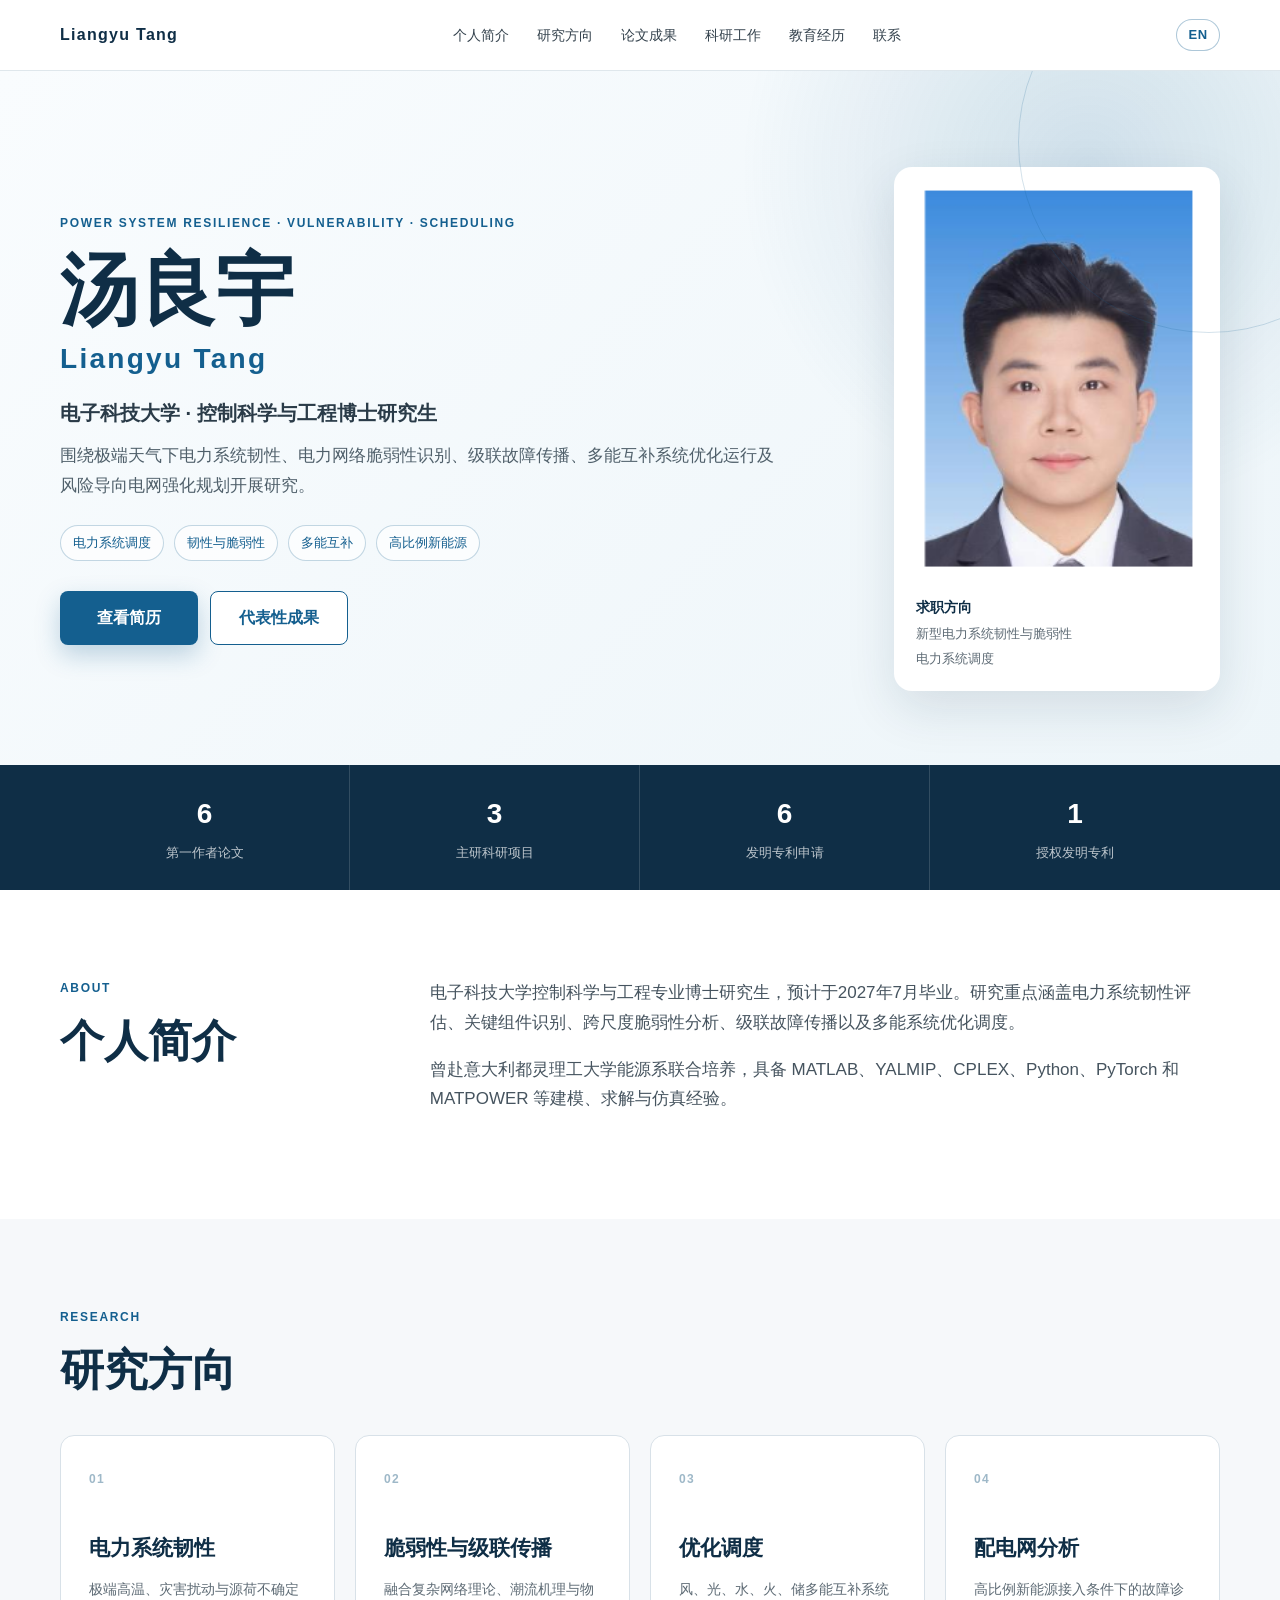
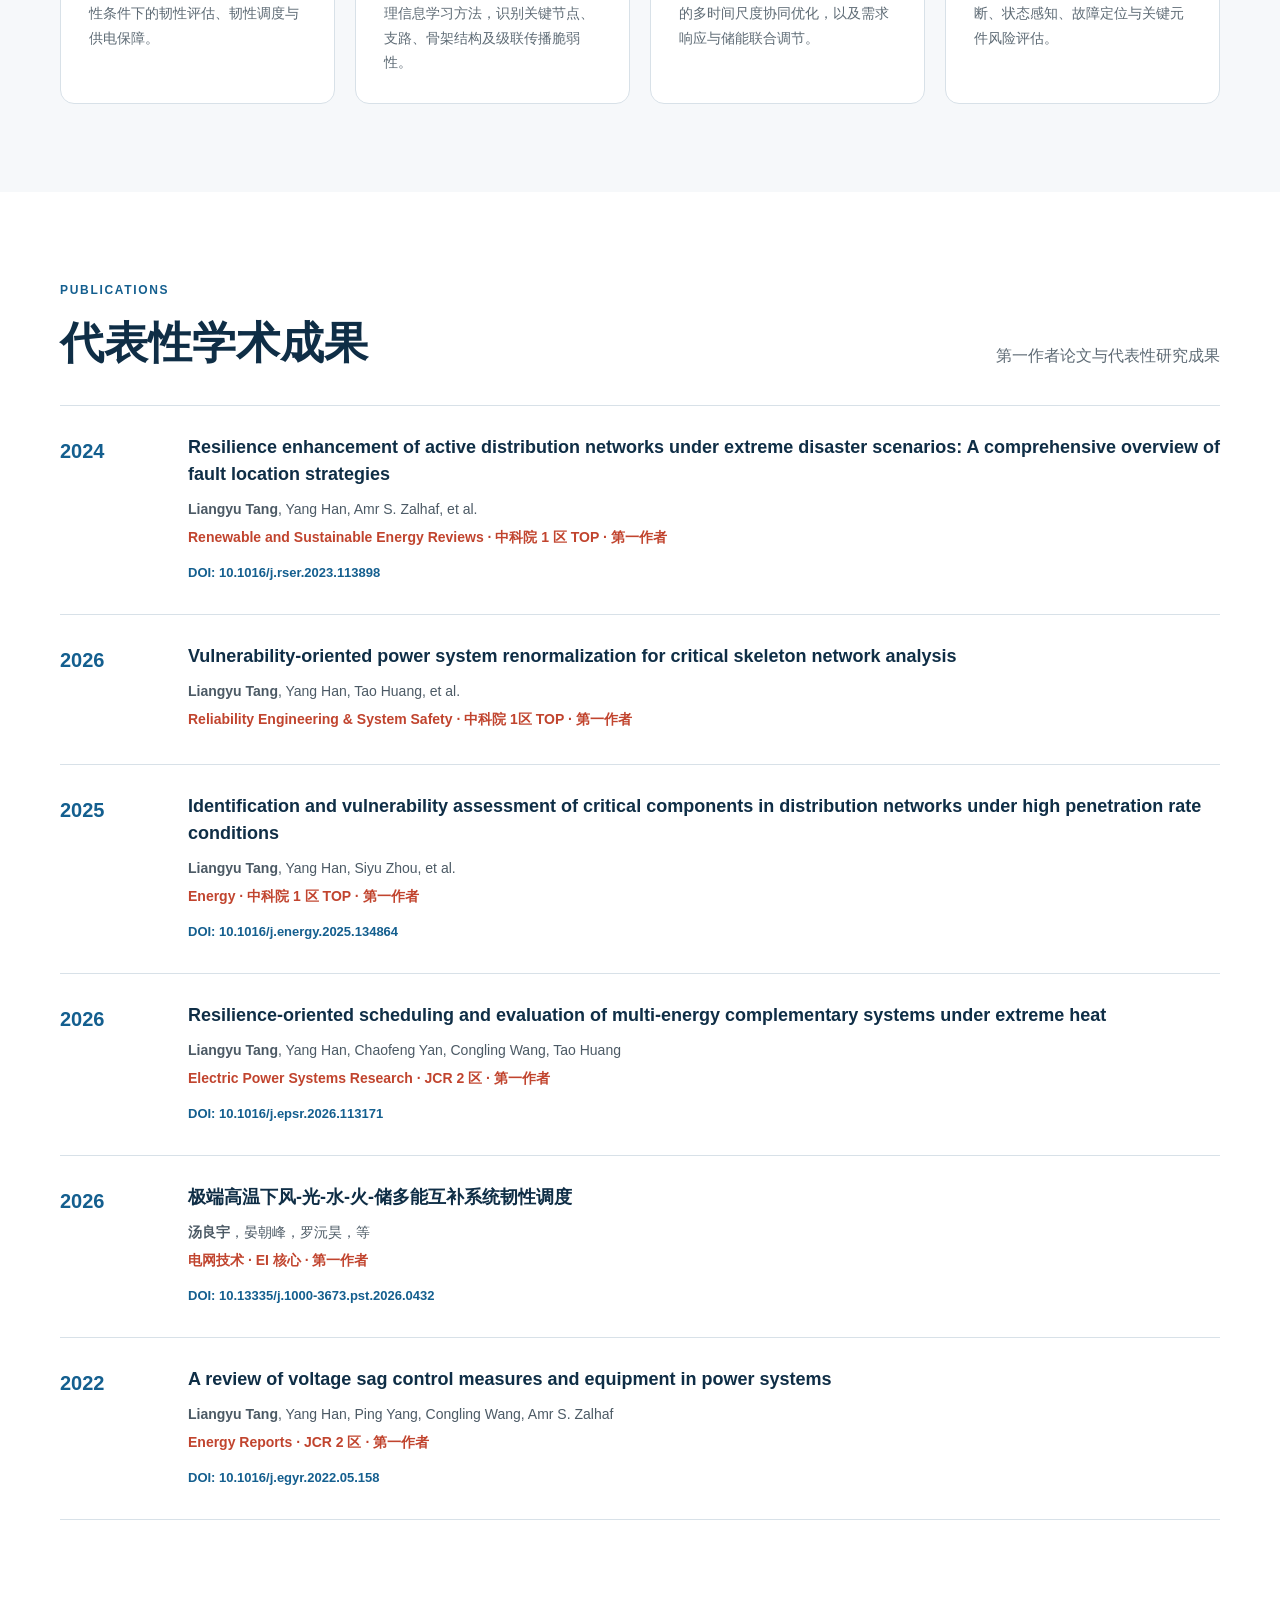
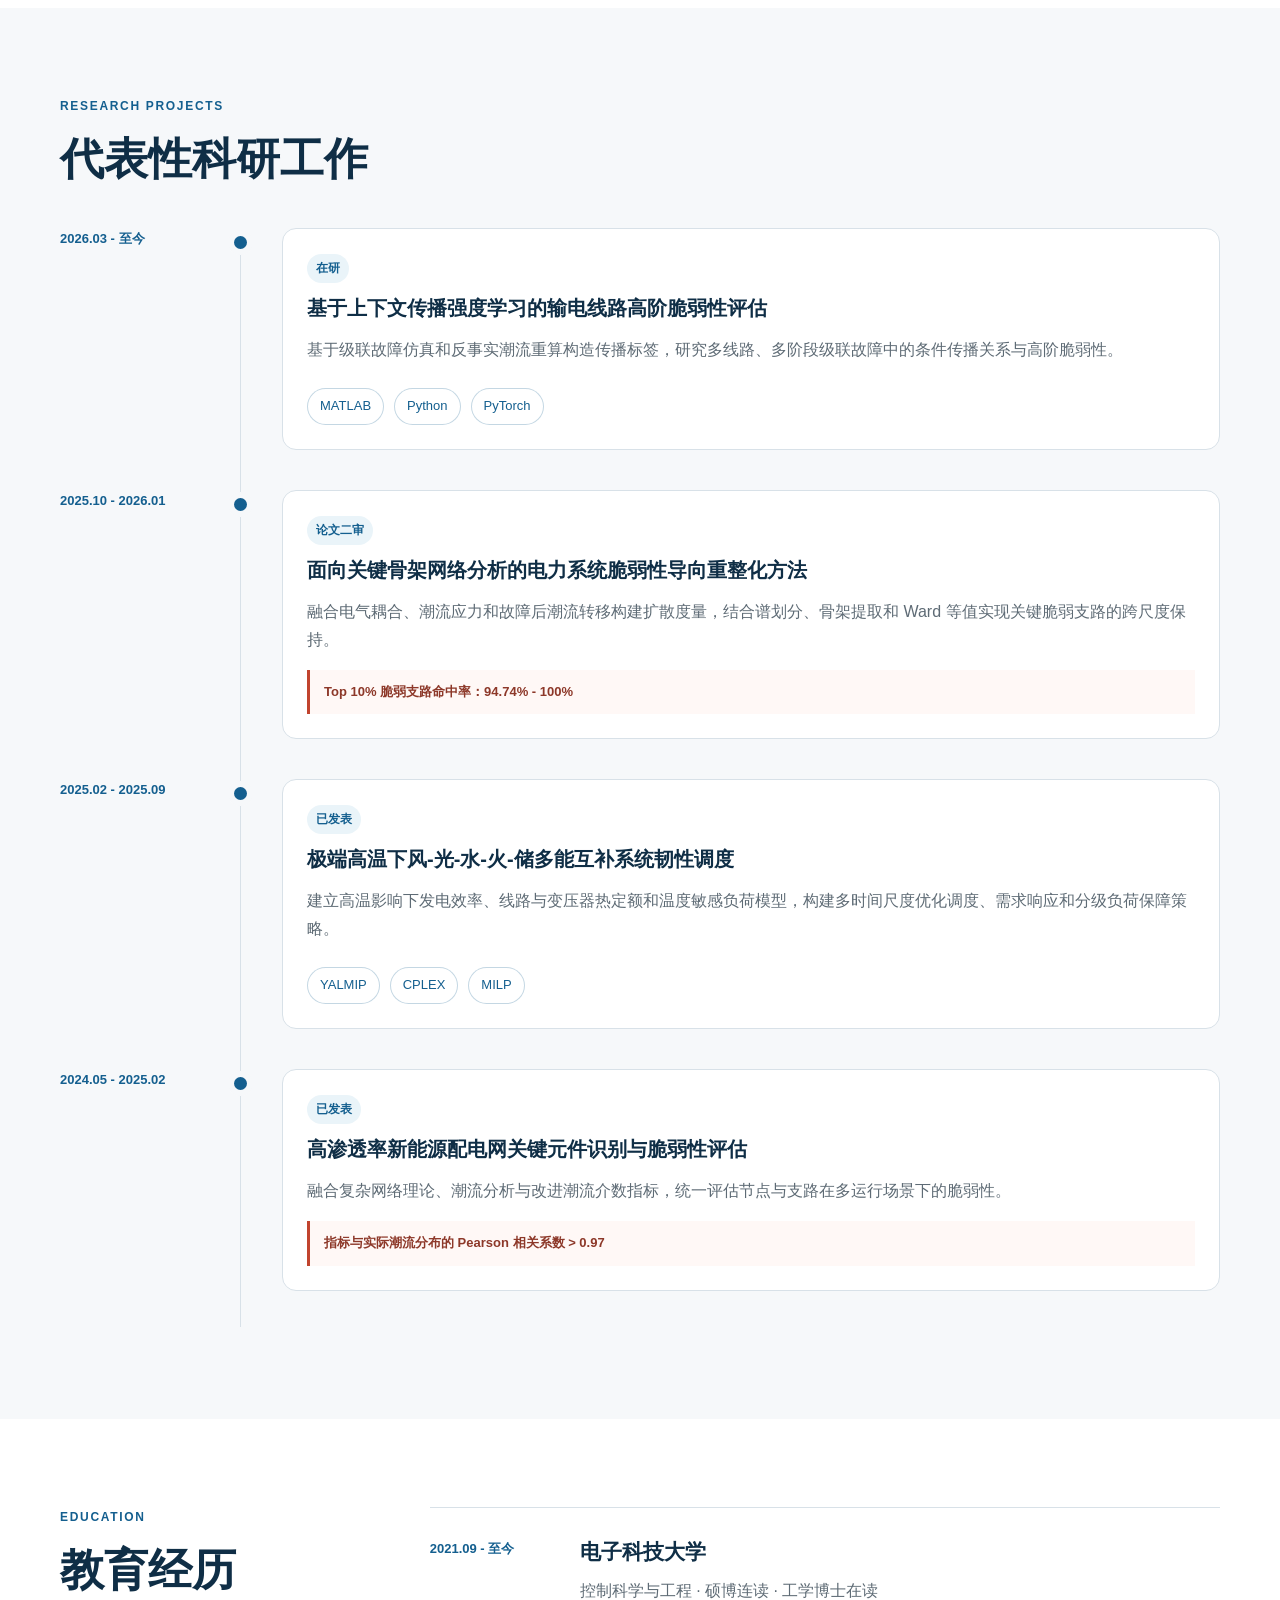
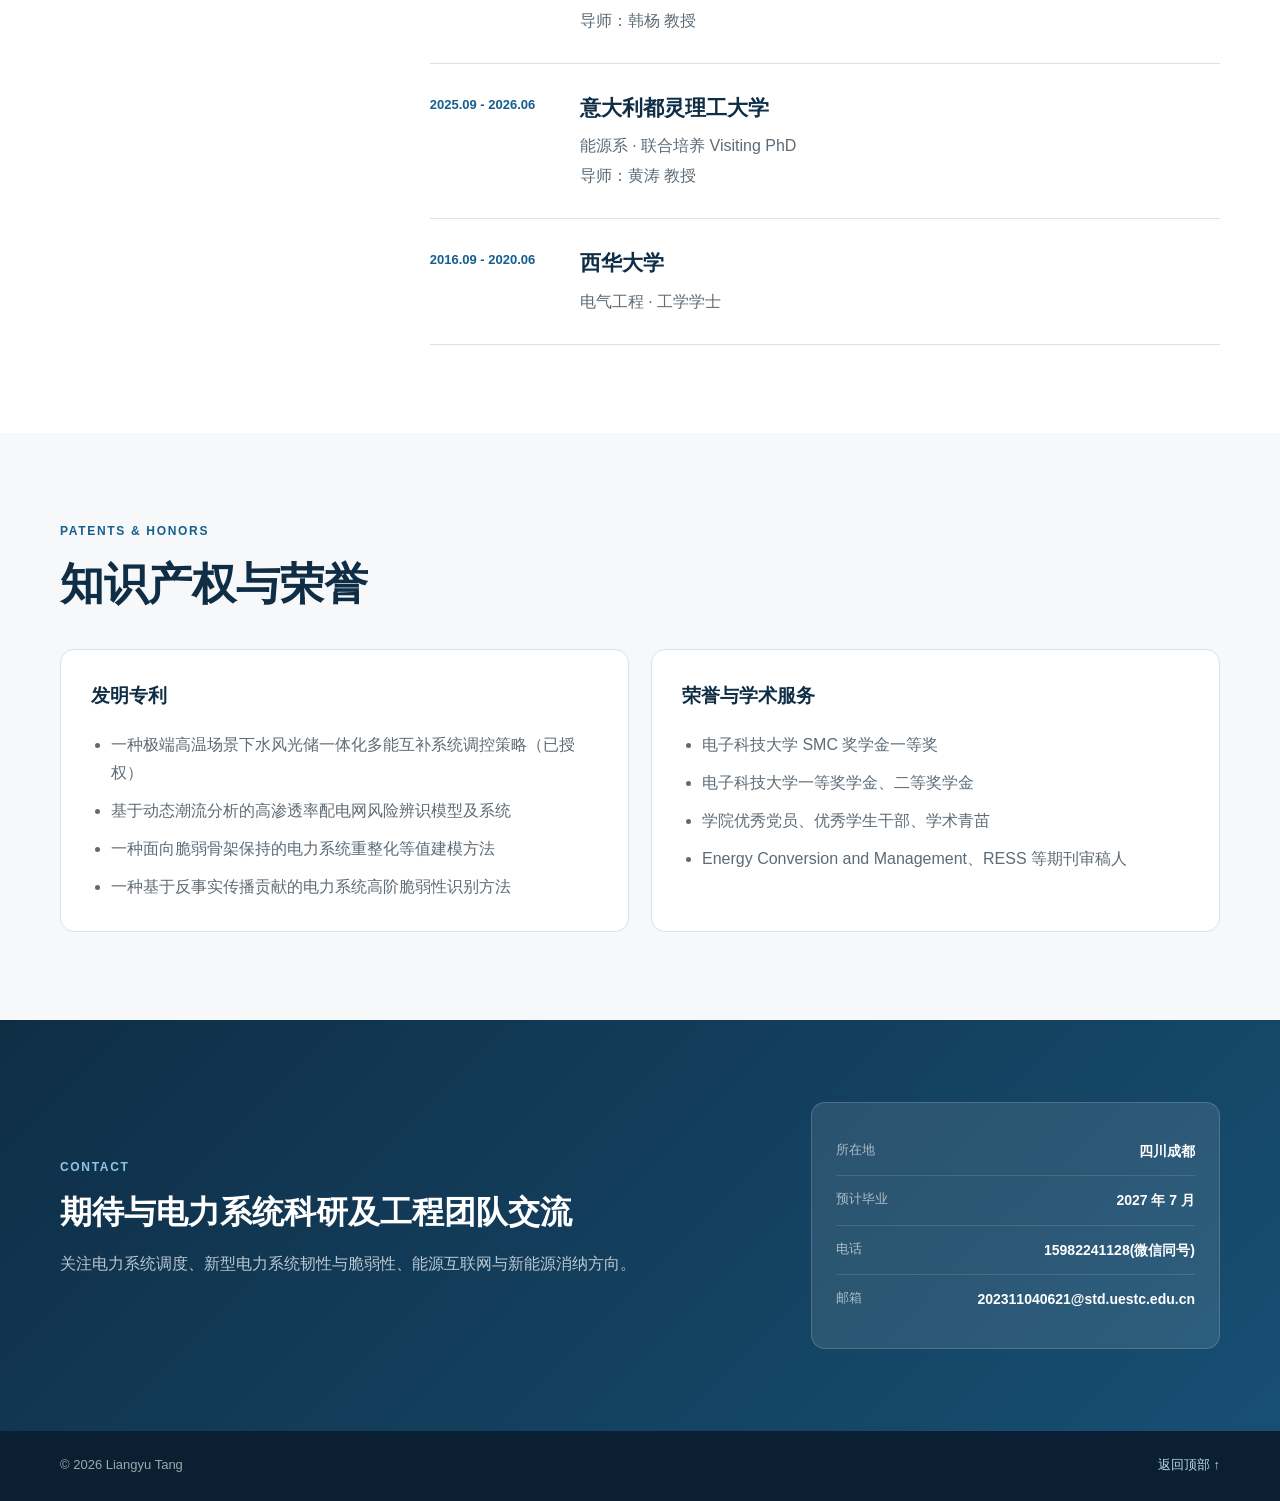
<file: index.html>
<!DOCTYPE html>

<html lang="zh-CN">
<head>
<meta charset="utf-8"/>
<meta content="width=device-width, initial-scale=1.0" name="viewport"/>
<meta content="汤良宇，电子科技大学控制科学与工程博士研究生，研究方向包括新型电力系统韧性与脆弱性分析、电力系统调度、级联故障传播和风险导向强化规划。" name="description"/>
<meta content="汤良宇, 电力系统, 脆弱性, 韧性, 多能互补, 优化调度, 电子科技大学" name="keywords"/>
<meta content="汤良宇" name="author"/>
<meta content="汤良宇 | 电力系统韧性与脆弱性研究" property="og:title"/>
<meta content="电子科技大学博士研究生个人学术主页" property="og:description"/>
<meta content="website" property="og:type"/>
<title>汤良宇 | 个人学术主页</title>
<link href="styles.css" rel="stylesheet"/>
<style>
    .contact-section h2 {
      font-size: 32px;
      line-height: 1.3;
    }
  </style>
<link href="index.html" hreflang="zh-CN" rel="alternate"/><link href="index-en.html" hreflang="en" rel="alternate"/></head>
<body>
<header class="site-header" id="top">
<div class="container nav-wrap">
<a class="brand" href="#top">Liangyu Tang</a>
<nav aria-label="主导航" class="desktop-nav">
<a href="#about">个人简介</a>
<a href="#research">研究方向</a>
<a href="#publications">论文成果</a>
<a href="#projects">科研工作</a>
<a href="#education">教育经历</a>
<a href="#contact">联系</a>
</nav>

<div class="nav-tools"><a aria-label="Switch to English" class="language-switch" href="index-en.html">EN</a><button aria-expanded="false" aria-label="展开导航" class="menu-button">☰</button></div></div>
<nav aria-label="移动端导航" class="mobile-nav">
<a href="#about">个人简介</a>
<a href="#research">研究方向</a>
<a href="#publications">论文成果</a>
<a href="#projects">科研工作</a>
<a href="#education">教育经历</a>
<a href="#contact">联系</a>
</nav>
</header>
<main>
<section class="hero">
<div class="container hero-grid">
<div class="hero-copy">
<p class="eyebrow">POWER SYSTEM RESILIENCE · VULNERABILITY · SCHEDULING</p>
<h1>汤良宇 <span>Liangyu Tang</span></h1>
<p class="hero-role">电子科技大学 · 控制科学与工程博士研究生</p>
<p class="hero-intro">
            围绕极端天气下电力系统韧性、电力网络脆弱性识别、级联故障传播、多能互补系统优化运行及风险导向电网强化规划开展研究。
          </p>
<div aria-label="研究关键词" class="tag-list">
<span>电力系统调度</span>
<span>韧性与脆弱性</span>
<span>多能互补</span>
<span>高比例新能源</span>
</div>
<div class="hero-actions">
<a class="button primary" href="assets/Liangyu_Tang_CV_CN.pdf" rel="noopener" target="_blank">查看简历</a>
<a class="button secondary" href="#publications">代表性成果</a>
</div>
</div>
<div class="portrait-panel">
<img alt="汤良宇证件照" src="assets/profile.png"/>
<div class="portrait-caption">
<strong>求职方向</strong>
<span>新型电力系统韧性与脆弱性</span>
<span>电力系统调度</span>
</div>
</div>
</div>
</section>
<section aria-label="个人概况" class="stats">
<div class="container stats-grid">
<div><strong>6</strong><span>第一作者论文</span></div>
<div><strong>3</strong><span>主研科研项目</span></div>
<div><strong>6</strong><span>发明专利申请</span></div>
<div><strong>1</strong><span>授权发明专利</span></div>
</div>
</section>
<section class="section" id="about">
<div class="container two-column">
<div>
<p class="section-kicker">ABOUT</p>
<h2>个人简介</h2>
</div>
<div class="body-copy">
<p>
            电子科技大学控制科学与工程专业博士研究生，预计于2027年7月毕业。研究重点涵盖电力系统韧性评估、关键组件识别、跨尺度脆弱性分析、级联故障传播以及多能系统优化调度。
          </p>
<p>
            曾赴意大利都灵理工大学能源系联合培养，具备 MATLAB、YALMIP、CPLEX、Python、PyTorch 和 MATPOWER 等建模、求解与仿真经验。
          </p>
</div>
</div>
</section>
<section class="section muted" id="research">
<div class="container">
<p class="section-kicker">RESEARCH</p>
<h2>研究方向</h2>
<div class="card-grid four">
<article class="info-card">
<span class="card-number">01</span>
<h3>电力系统韧性</h3>
<p>极端高温、灾害扰动与源荷不确定性条件下的韧性评估、韧性调度与供电保障。</p>
</article>
<article class="info-card">
<span class="card-number">02</span>
<h3>脆弱性与级联传播</h3>
<p>融合复杂网络理论、潮流机理与物理信息学习方法，识别关键节点、支路、骨架结构及级联传播脆弱性。</p>
</article>
<article class="info-card">
<span class="card-number">03</span>
<h3>优化调度</h3>
<p>风、光、水、火、储多能互补系统的多时间尺度协同优化，以及需求响应与储能联合调节。</p>
</article>
<article class="info-card">
<span class="card-number">04</span>
<h3>配电网分析</h3>
<p>高比例新能源接入条件下的故障诊断、状态感知、故障定位与关键元件风险评估。</p>
</article>
</div>
</div>
</section>
<section class="section" id="publications">
<div class="container">
<div class="section-heading-row">
<div>
<p class="section-kicker">PUBLICATIONS</p>
<h2>代表性学术成果</h2>
</div>
<p>第一作者论文与代表性研究成果</p>
</div>
<ol class="publication-list">
<li>
<div class="pub-year">2024</div>
<div>
<h3>Resilience enhancement of active distribution networks under extreme disaster scenarios: A comprehensive overview of fault location strategies</h3>
<p><strong>Liangyu Tang</strong>, Yang Han, Amr S. Zalhaf, et al.</p>
<p class="pub-meta">Renewable and Sustainable Energy Reviews · 中科院 1 区 TOP · 第一作者</p>
<a href="https://doi.org/10.1016/j.rser.2023.113898" rel="noopener noreferrer" target="_blank">
              DOI: 10.1016/j.rser.2023.113898
            </a>
</div>
</li>

<li>
<div class="pub-year">2026</div>
<div>
<h3>Vulnerability-oriented power system renormalization for critical skeleton network analysis</h3>
<p><strong>Liangyu Tang</strong>, Yang Han, Tao Huang, et al.</p>
<p class="pub-meta">Reliability Engineering &amp; System Safety · 中科院 1区 TOP · 第一作者</p>
</div>
</li>

<li>
<div class="pub-year">2025</div>
<div>
<h3>Identification and vulnerability assessment of critical components in distribution networks under high penetration rate conditions</h3>
<p><strong>Liangyu Tang</strong>, Yang Han, Siyu Zhou, et al.</p>
<p class="pub-meta">Energy · 中科院 1 区 TOP · 第一作者</p>
<a href="https://doi.org/10.1016/j.energy.2025.134864" rel="noopener noreferrer" target="_blank">
              DOI: 10.1016/j.energy.2025.134864
            </a>
</div>
</li>
<li>
<div class="pub-year">2026</div>
<div>
<h3>Resilience-oriented scheduling and evaluation of multi-energy complementary systems under extreme heat</h3>
<p><strong>Liangyu Tang</strong>, Yang Han, Chaofeng Yan, Congling Wang, Tao Huang</p>
<p class="pub-meta">Electric Power Systems Research · JCR 2 区 · 第一作者</p>
<a href="https://doi.org/10.1016/j.epsr.2026.113171" rel="noopener noreferrer" target="_blank">
              DOI: 10.1016/j.epsr.2026.113171
            </a>
</div>
</li>
<li>
<div class="pub-year">2026</div>
<div>
<h3>极端高温下风-光-水-火-储多能互补系统韧性调度</h3>
<p><strong>汤良宇</strong>，晏朝峰，罗沅昊，等</p>
<p class="pub-meta">电网技术 · EI 核心 · 第一作者</p>
<a href="https://doi.org/10.13335/j.1000-3673.pst.2026.0432" rel="noopener noreferrer" target="_blank">
              DOI: 10.13335/j.1000-3673.pst.2026.0432
            </a>
</div>
</li>
<li>
<div class="pub-year">2022</div>
<div>
<h3>A review of voltage sag control measures and equipment in power systems</h3>
<p><strong>Liangyu Tang</strong>, Yang Han, Ping Yang, Congling Wang, Amr S. Zalhaf</p>
<p class="pub-meta">Energy Reports · JCR 2 区 · 第一作者</p>
<a href="https://doi.org/10.1016/j.egyr.2022.05.158" rel="noopener noreferrer" target="_blank">
              DOI: 10.1016/j.egyr.2022.05.158
            </a>
</div>
</li>
</ol>
</div>
</section>
<section class="section muted" id="projects">
<div class="container">
<p class="section-kicker">RESEARCH PROJECTS</p>
<h2>代表性科研工作</h2>
<div class="timeline">
<article class="timeline-item">
<div class="timeline-date">2026.03 - 至今</div>
<div class="timeline-content">
<span class="status">在研</span>
<h3>基于上下文传播强度学习的输电线路高阶脆弱性评估</h3>
<p>基于级联故障仿真和反事实潮流重算构造传播标签，研究多线路、多阶段级联故障中的条件传播关系与高阶脆弱性。</p>
<div class="tech-list"><span>MATLAB</span><span>Python</span><span>PyTorch</span></div>
</div>
</article>
<article class="timeline-item">
<div class="timeline-date">2025.10 - 2026.01</div>
<div class="timeline-content">
<span class="status">论文二审</span>
<h3>面向关键骨架网络分析的电力系统脆弱性导向重整化方法</h3>
<p>融合电气耦合、潮流应力和故障后潮流转移构建扩散度量，结合谱划分、骨架提取和 Ward 等值实现关键脆弱支路的跨尺度保持。</p>
<div class="result-note">Top 10% 脆弱支路命中率：94.74% - 100%</div>
</div>
</article>
<article class="timeline-item">
<div class="timeline-date">2025.02 - 2025.09</div>
<div class="timeline-content">
<span class="status">已发表</span>
<h3>极端高温下风-光-水-火-储多能互补系统韧性调度</h3>
<p>建立高温影响下发电效率、线路与变压器热定额和温度敏感负荷模型，构建多时间尺度优化调度、需求响应和分级负荷保障策略。</p>
<div class="tech-list"><span>YALMIP</span><span>CPLEX</span><span>MILP</span></div>
</div>
</article>
<article class="timeline-item">
<div class="timeline-date">2024.05 - 2025.02</div>
<div class="timeline-content">
<span class="status">已发表</span>
<h3>高渗透率新能源配电网关键元件识别与脆弱性评估</h3>
<p>融合复杂网络理论、潮流分析与改进潮流介数指标，统一评估节点与支路在多运行场景下的脆弱性。</p>
<div class="result-note">指标与实际潮流分布的 Pearson 相关系数 &gt; 0.97</div>
</div>
</article>
</div>
</div>
</section>
<section class="section" id="education">
<div class="container two-column">
<div>
<p class="section-kicker">EDUCATION</p>
<h2>教育经历</h2>
</div>
<div class="education-list">
<article>
<div class="edu-date">2021.09 - 至今</div>
<h3>电子科技大学</h3>
<p>控制科学与工程 · 硕博连读 · 工学博士在读</p>
<p>导师：韩杨 教授</p>
</article>
<article>
<div class="edu-date">2025.09 - 2026.06</div>
<h3>意大利都灵理工大学</h3>
<p>能源系 · 联合培养 Visiting PhD</p>
<p>导师：黄涛 教授</p>
</article>
<article>
<div class="edu-date">2016.09 - 2020.06</div>
<h3>西华大学</h3>
<p>电气工程 · 工学学士</p>
</article>
</div>
</div>
</section>
<section class="section muted" id="patents">
<div class="container">
<p class="section-kicker">PATENTS &amp; HONORS</p>
<h2>知识产权与荣誉</h2>
<div class="split-cards">
<article class="large-card">
<h3>发明专利</h3>
<ul>
<li>一种极端高温场景下水风光储一体化多能互补系统调控策略（已授权）</li>
<li>基于动态潮流分析的高渗透率配电网风险辨识模型及系统</li>
<li>一种面向脆弱骨架保持的电力系统重整化等值建模方法</li>
<li>一种基于反事实传播贡献的电力系统高阶脆弱性识别方法</li>
</ul>
</article>
<article class="large-card">
<h3>荣誉与学术服务</h3>
<ul>
<li>电子科技大学 SMC 奖学金一等奖</li>
<li>电子科技大学一等奖学金、二等奖学金</li>
<li>学院优秀党员、优秀学生干部、学术青苗</li>
<li>Energy Conversion and Management、RESS 等期刊审稿人</li>
</ul>
</article>
</div>
</div>
</section>
<section class="contact-section" id="contact">
<div class="container contact-grid">
<div>
<p class="section-kicker light">CONTACT</p>
<h2>期待与电力系统科研及工程团队交流</h2>
<p>关注电力系统调度、新型电力系统韧性与脆弱性、能源互联网与新能源消纳方向。</p>
</div>
<div class="contact-card">
<div><span>所在地</span><strong>四川成都</strong></div>
<div><span>预计毕业</span><strong>2027 年 7 月</strong></div>
<div><span>电话</span><strong>15982241128(微信同号)</strong></div>
<div><span>邮箱</span><strong>202311040621@std.uestc.edu.cn</strong></div>
</div>
</div>
</section>
</main>
<footer>
<div class="container footer-wrap">
<span>© <span id="year"></span> Liangyu Tang</span>
<a href="#top">返回顶部 ↑</a>
</div>
</footer>
<script src="script.js"></script>
</body>
</html>
</file>
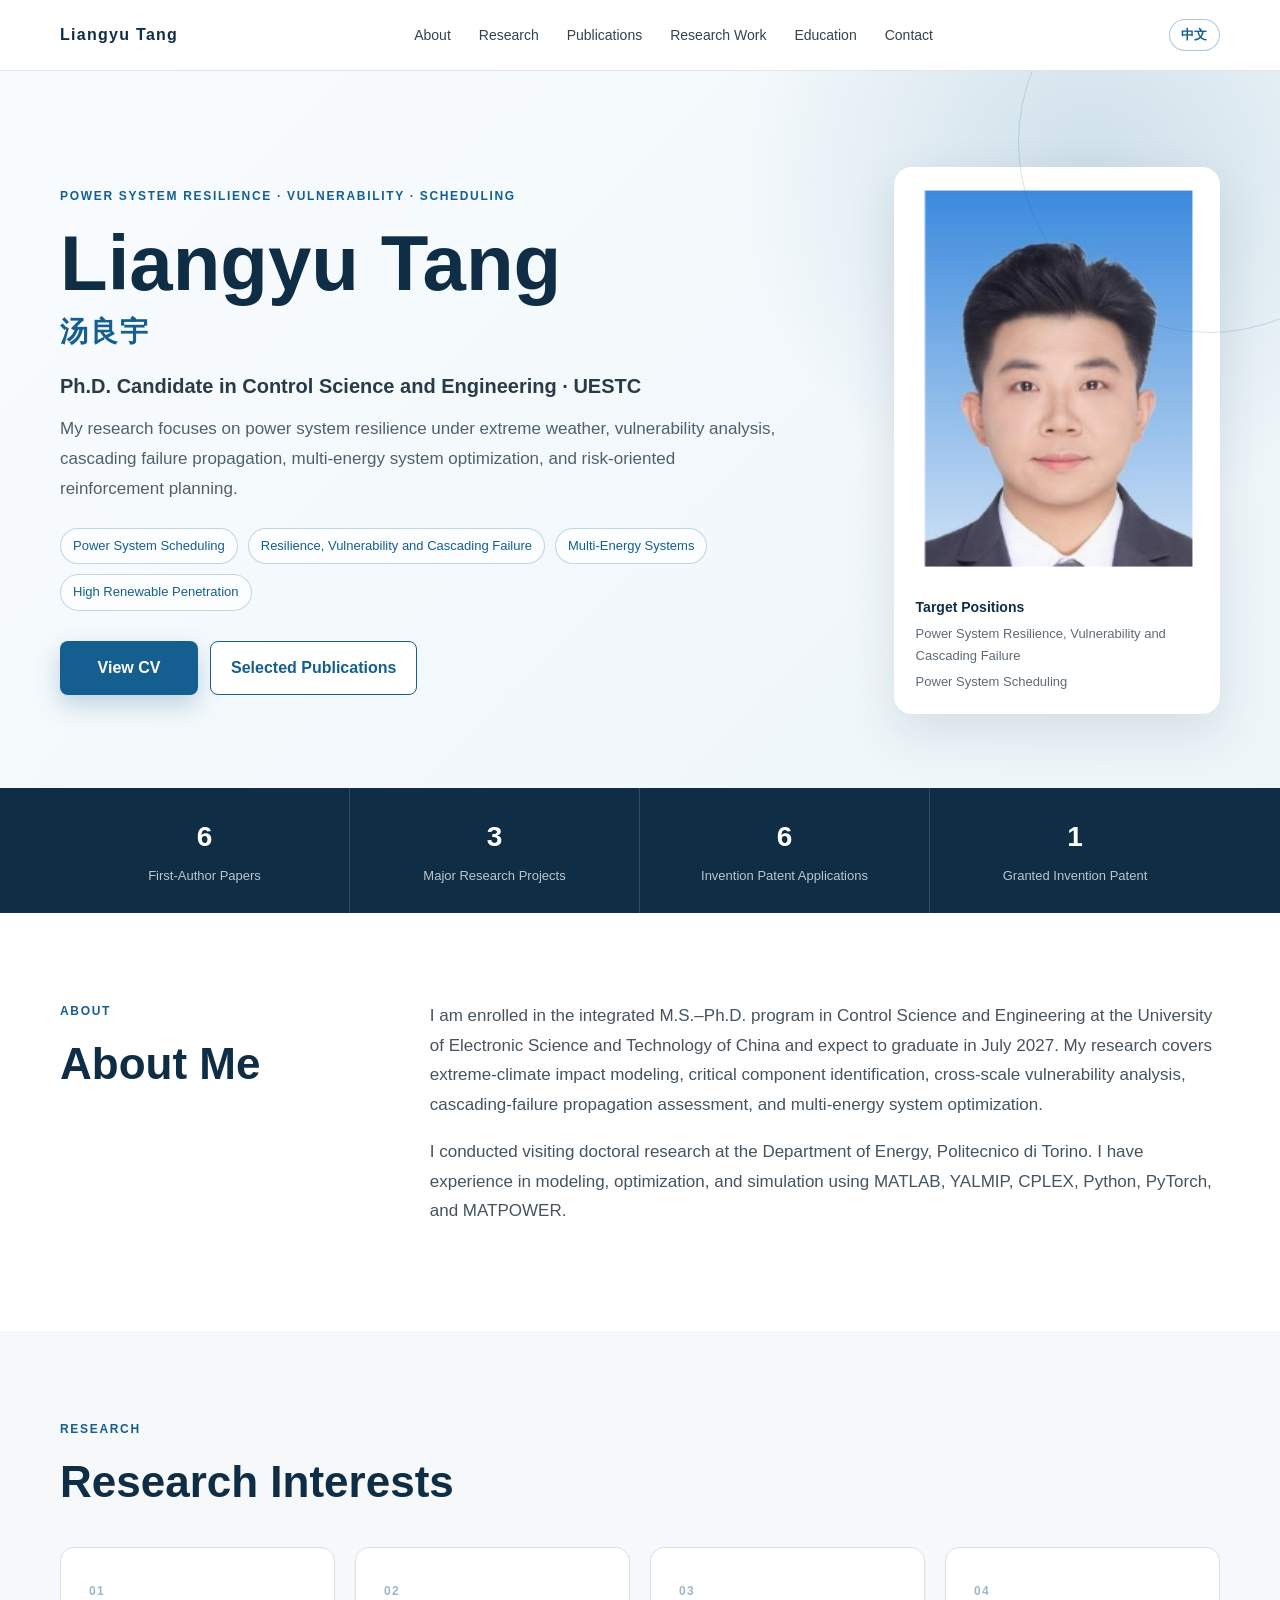
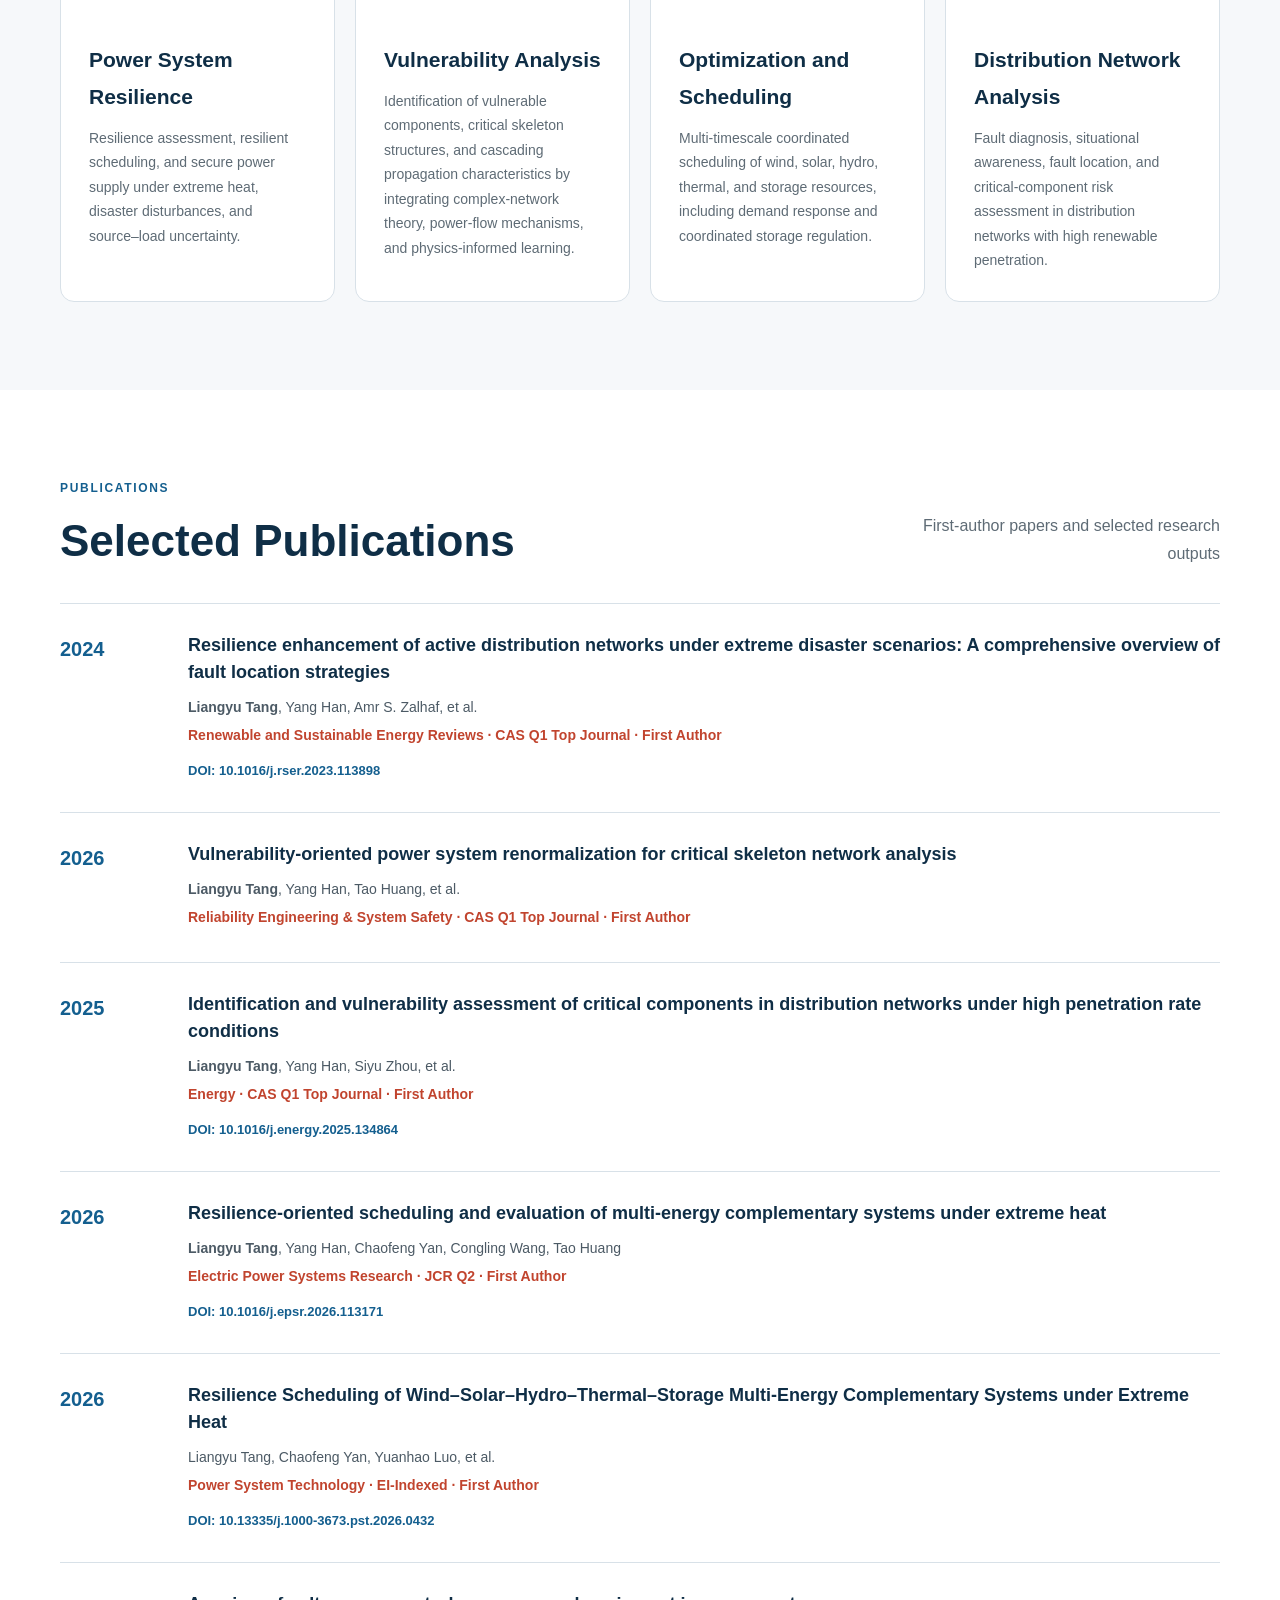
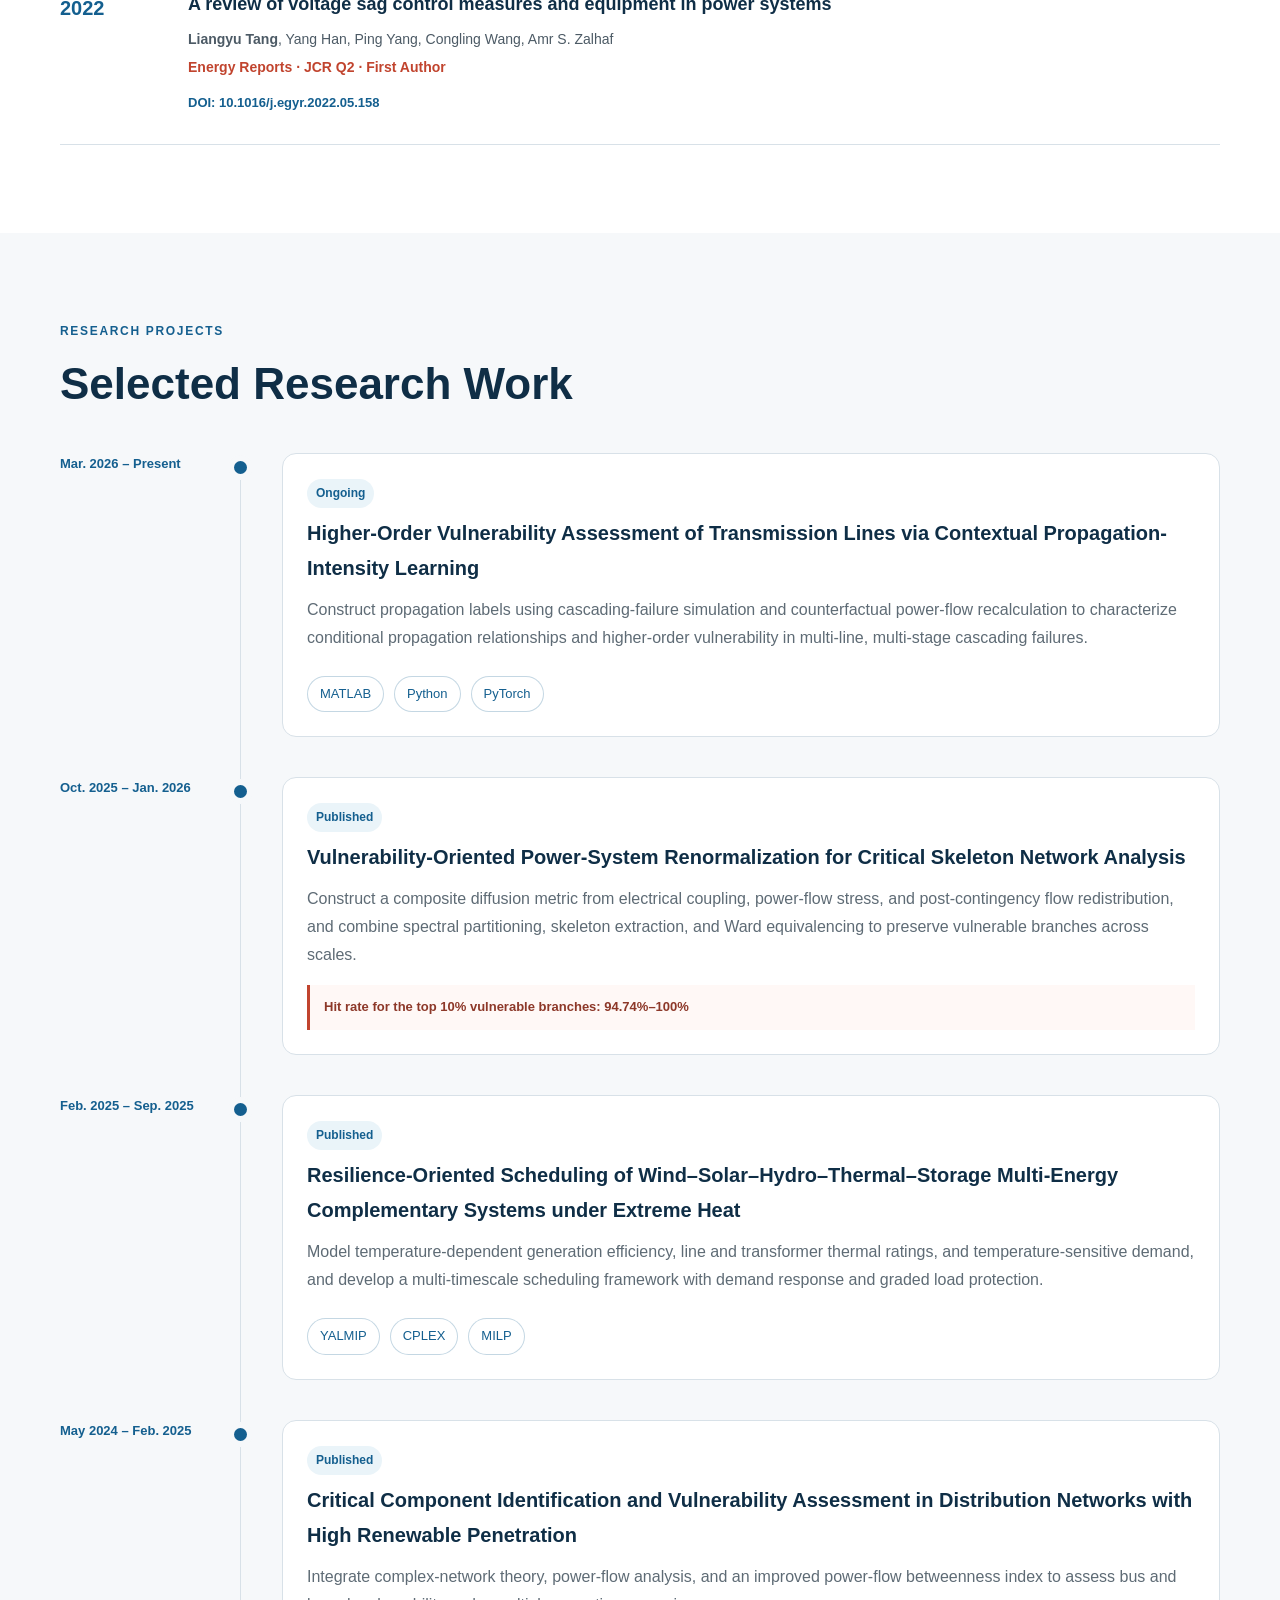
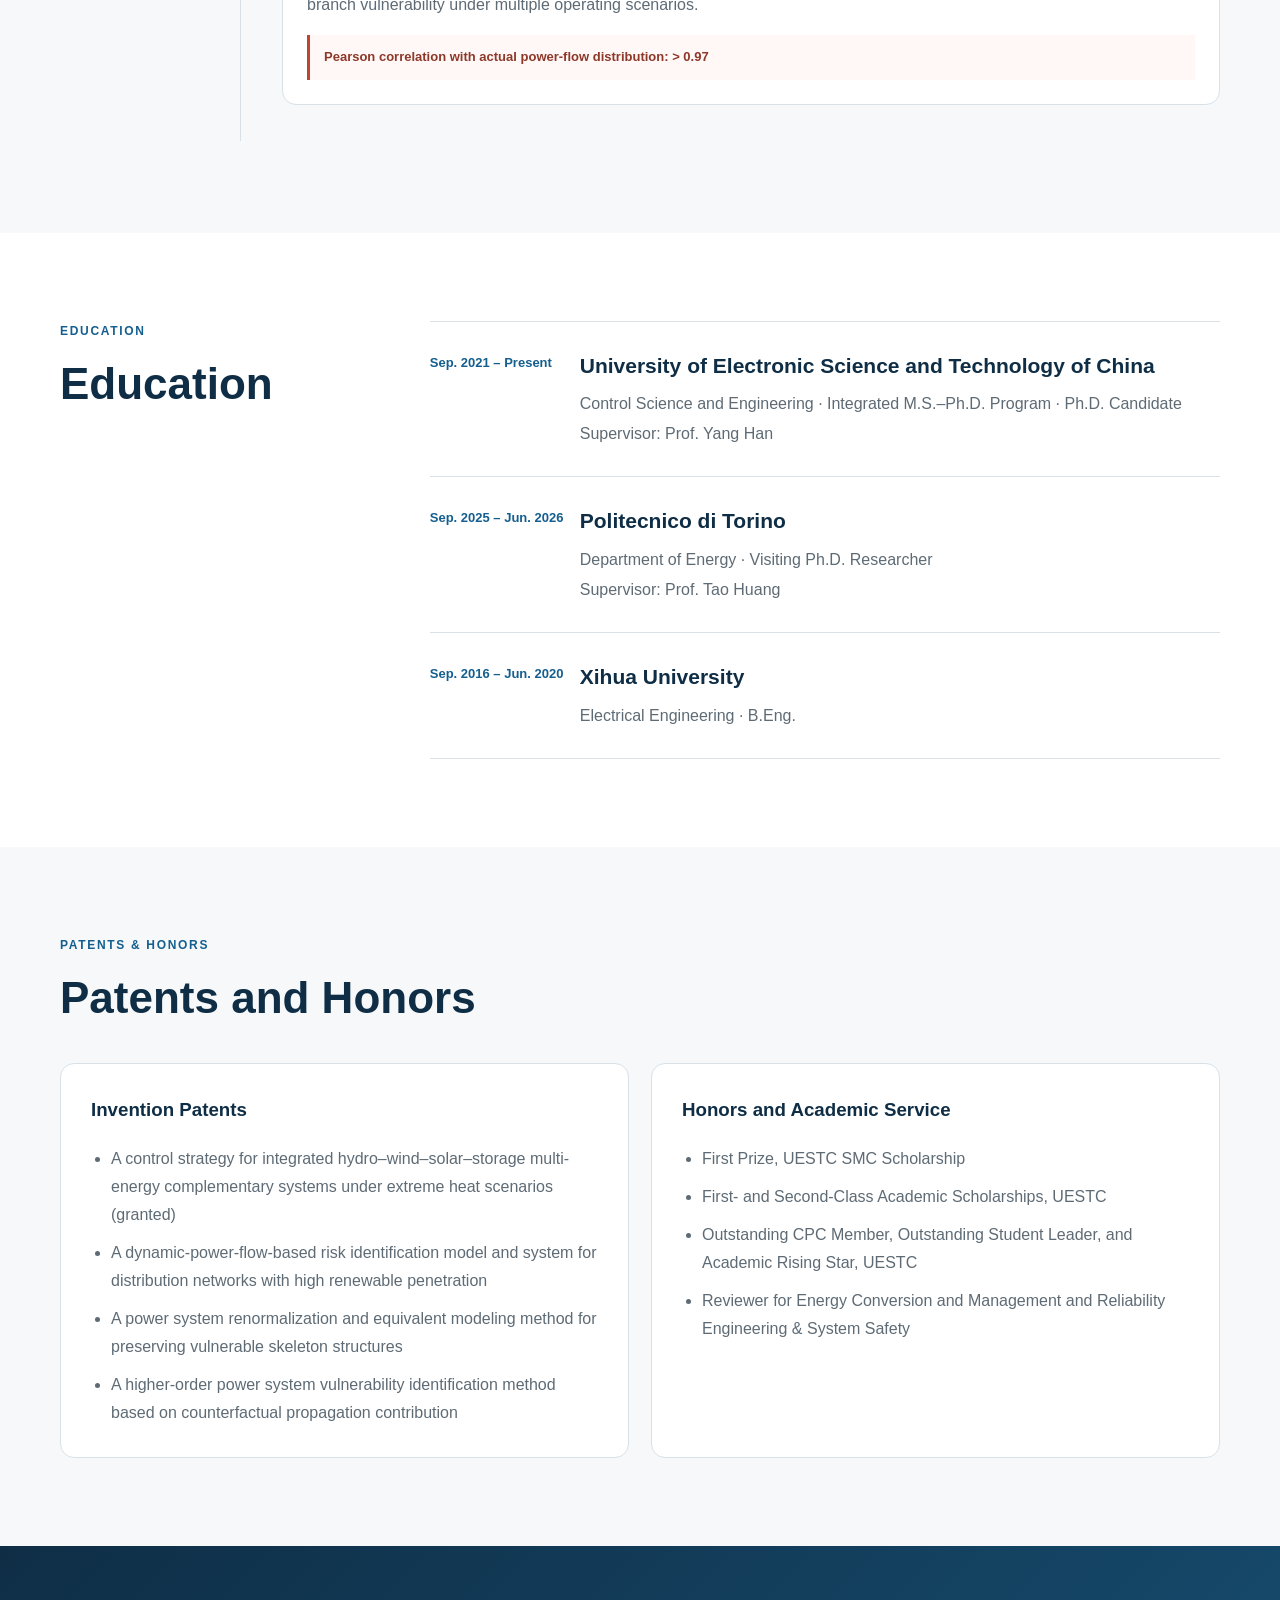
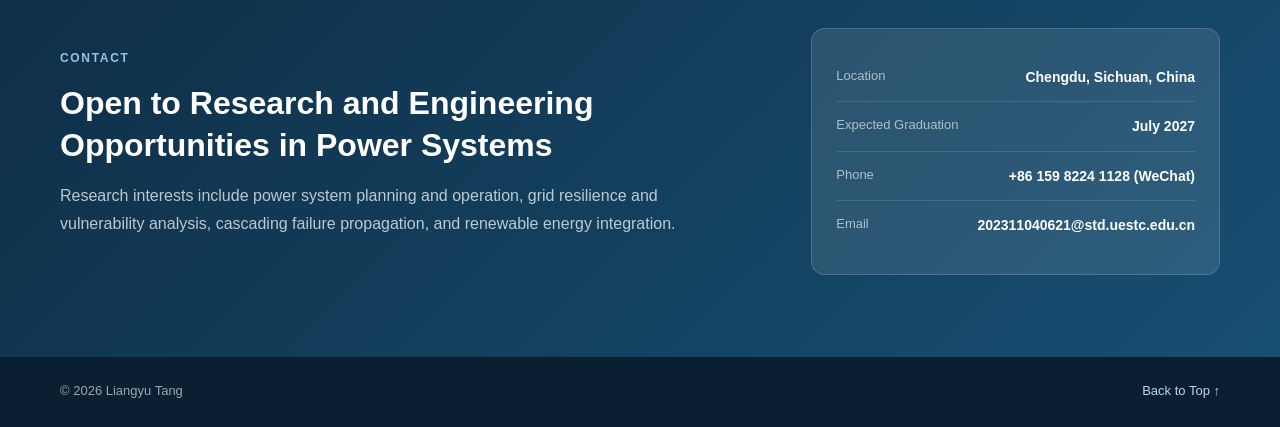
<file: index-en.html>
<!DOCTYPE html>

<html lang="en">
<head>
<meta charset="utf-8"/>
<meta content="width=device-width, initial-scale=1.0" name="viewport"/>
<meta content="Liangyu Tang is a Ph.D. candidate in Control Science and Engineering at the University of Electronic Science and Technology of China. His research focuses on power system resilience, vulnerability analysis, cascading failure propagation, multi-energy system optimization, and risk-oriented reinforcement planning." name="description"/>
<meta content="Liangyu Tang, power systems, vulnerability, resilience, multi-energy systems, optimization, scheduling, UESTC" name="keywords"/>
<meta content="Liangyu Tang" name="author"/>
<meta content="Liangyu Tang | Power System Resilience, Vulnerability and Cascading Failure" property="og:title"/>
<meta content="Academic homepage of a Ph.D. candidate at UESTC" property="og:description"/>
<meta content="website" property="og:type"/>
<title>Liangyu Tang | Academic Homepage</title>
<link href="styles.css" rel="stylesheet"/>
<style>
    .contact-section h2 {
      font-size: 32px;
      line-height: 1.3;
    }
  </style>
<link href="index.html" hreflang="zh-CN" rel="alternate"/><link href="index-en.html" hreflang="en" rel="alternate"/></head>
<body>
<header class="site-header" id="top">
<div class="container nav-wrap">
<a class="brand" href="#top">Liangyu Tang</a>
<nav aria-label="Primary navigation" class="desktop-nav">
<a href="#about">About</a>
<a href="#research">Research</a>
<a href="#publications">Publications</a>
<a href="#projects">Research Work</a>
<a href="#education">Education</a>
<a href="#contact">Contact</a>
</nav>

<div class="nav-tools"><a aria-label="切换至中文" class="language-switch" href="index.html">中文</a><button aria-expanded="false" aria-label="Open navigation" class="menu-button">☰</button></div></div>
<nav aria-label="Mobile navigation" class="mobile-nav">
<a href="#about">About</a>
<a href="#research">Research</a>
<a href="#publications">Publications</a>
<a href="#projects">Research Work</a>
<a href="#education">Education</a>
<a href="#contact">Contact</a>
</nav>
</header>
<main>
<section class="hero">
<div class="container hero-grid">
<div class="hero-copy">
<p class="eyebrow">POWER SYSTEM RESILIENCE · VULNERABILITY · SCHEDULING</p>
<h1>Liangyu Tang <span>汤良宇</span></h1>
<p class="hero-role">Ph.D. Candidate in Control Science and Engineering · UESTC</p>
<p class="hero-intro">My research focuses on power system resilience under extreme weather, vulnerability analysis, cascading failure propagation, multi-energy system optimization, and risk-oriented reinforcement planning.</p>
<div aria-label="Research keywords" class="tag-list">
<span>Power System Scheduling</span>
<span>Resilience, Vulnerability and Cascading Failure</span>
<span>Multi-Energy Systems</span>
<span>High Renewable Penetration</span>
</div>
<div class="hero-actions">
<a class="button primary" href="assets/Liangyu_Tang_CV_EN.pdf" rel="noopener" target="_blank">View CV</a>
<a class="button secondary" href="#publications">Selected Publications</a>
</div>
</div>
<div class="portrait-panel">
<img alt="Portrait of Liangyu Tang" src="assets/profile.png"/>
<div class="portrait-caption">
<strong>Target Positions</strong>
<span>Power System Resilience, Vulnerability and Cascading Failure</span>
<span>Power System Scheduling</span>
</div>
</div>
</div>
</section>
<section aria-label="Profile summary" class="stats">
<div class="container stats-grid">
<div><strong>6</strong><span>First-Author Papers</span></div>
<div><strong>3</strong><span>Major Research Projects</span></div>
<div><strong>6</strong><span>Invention Patent Applications</span></div>
<div><strong>1</strong><span>Granted Invention Patent</span></div>
</div>
</section>
<section class="section" id="about">
<div class="container two-column">
<div>
<p class="section-kicker">ABOUT</p>
<h2>About Me</h2>
</div>
<div class="body-copy">
<p>I am enrolled in the integrated M.S.–Ph.D. program in Control Science and Engineering at the University of Electronic Science and Technology of China and expect to graduate in July 2027. My research covers extreme-climate impact modeling, critical component identification, cross-scale vulnerability analysis, cascading-failure propagation assessment, and multi-energy system optimization.</p>
<p>I conducted visiting doctoral research at the Department of Energy, Politecnico di Torino. I have experience in modeling, optimization, and simulation using MATLAB, YALMIP, CPLEX, Python, PyTorch, and MATPOWER.</p>
</div>
</div>
</section>
<section class="section muted" id="research">
<div class="container">
<p class="section-kicker">RESEARCH</p>
<h2>Research Interests</h2>
<div class="card-grid four">
<article class="info-card">
<span class="card-number">01</span>
<h3>Power System Resilience</h3>
<p>Resilience assessment, resilient scheduling, and secure power supply under extreme heat, disaster disturbances, and source–load uncertainty.</p>
</article>
<article class="info-card">
<span class="card-number">02</span>
<h3>Vulnerability Analysis</h3>
<p>Identification of vulnerable components, critical skeleton structures, and cascading propagation characteristics by integrating complex-network theory, power-flow mechanisms, and physics-informed learning.</p>
</article>
<article class="info-card">
<span class="card-number">03</span>
<h3>Optimization and Scheduling</h3>
<p>Multi-timescale coordinated scheduling of wind, solar, hydro, thermal, and storage resources, including demand response and coordinated storage regulation.</p>
</article>
<article class="info-card">
<span class="card-number">04</span>
<h3>Distribution Network Analysis</h3>
<p>Fault diagnosis, situational awareness, fault location, and critical-component risk assessment in distribution networks with high renewable penetration.</p>
</article>
</div>
</div>
</section>
<section class="section" id="publications">
<div class="container">
<div class="section-heading-row">
<div>
<p class="section-kicker">PUBLICATIONS</p>
<h2>Selected Publications</h2>
</div>
<p>First-author papers and selected research outputs</p>
</div>
<ol class="publication-list">
<li>
<div class="pub-year">2024</div>
<div>
<h3>Resilience enhancement of active distribution networks under extreme disaster scenarios: A comprehensive overview of fault location strategies</h3>
<p><strong>Liangyu Tang</strong>, Yang Han, Amr S. Zalhaf, et al.</p>
<p class="pub-meta">Renewable and Sustainable Energy Reviews · CAS Q1 Top Journal · First Author</p>
<a href="https://doi.org/10.1016/j.rser.2023.113898" rel="noopener noreferrer" target="_blank">
              DOI: 10.1016/j.rser.2023.113898
            </a>
</div>
</li>

<li>
<div class="pub-year">2026</div>
<div>
<h3>Vulnerability-oriented power system renormalization for critical skeleton network analysis</h3>
<p><strong>Liangyu Tang</strong>, Yang Han, Tao Huang, et al.</p>
<p class="pub-meta">Reliability Engineering &amp; System Safety · CAS Q1 Top Journal · First Author</p>
</div>
</li>

<li>
<div class="pub-year">2025</div>
<div>
<h3>Identification and vulnerability assessment of critical components in distribution networks under high penetration rate conditions</h3>
<p><strong>Liangyu Tang</strong>, Yang Han, Siyu Zhou, et al.</p>
<p class="pub-meta">Energy · CAS Q1 Top Journal · First Author</p>
<a href="https://doi.org/10.1016/j.energy.2025.134864" rel="noopener noreferrer" target="_blank">
              DOI: 10.1016/j.energy.2025.134864
            </a>
</div>
</li>
<li>
<div class="pub-year">2026</div>
<div>
<h3>Resilience-oriented scheduling and evaluation of multi-energy complementary systems under extreme heat</h3>
<p><strong>Liangyu Tang</strong>, Yang Han, Chaofeng Yan, Congling Wang, Tao Huang</p>
<p class="pub-meta">Electric Power Systems Research · JCR Q2 · First Author</p>
<a href="https://doi.org/10.1016/j.epsr.2026.113171" rel="noopener noreferrer" target="_blank">
              DOI: 10.1016/j.epsr.2026.113171
            </a>
</div>
</li>
<li>
<div class="pub-year">2026</div>
<div>
<h3>Resilience Scheduling of Wind–Solar–Hydro–Thermal–Storage Multi-Energy Complementary Systems under Extreme Heat</h3>
<p>Liangyu Tang, Chaofeng Yan, Yuanhao Luo, et al.</p>
<p class="pub-meta">Power System Technology · EI-Indexed · First Author</p>
<a href="https://doi.org/10.13335/j.1000-3673.pst.2026.0432" rel="noopener noreferrer" target="_blank">
              DOI: 10.13335/j.1000-3673.pst.2026.0432
            </a>
</div>
</li>
<li>
<div class="pub-year">2022</div>
<div>
<h3>A review of voltage sag control measures and equipment in power systems</h3>
<p><strong>Liangyu Tang</strong>, Yang Han, Ping Yang, Congling Wang, Amr S. Zalhaf</p>
<p class="pub-meta">Energy Reports · JCR Q2 · First Author</p>
<a href="https://doi.org/10.1016/j.egyr.2022.05.158" rel="noopener noreferrer" target="_blank">
              DOI: 10.1016/j.egyr.2022.05.158
            </a>
</div>
</li>
</ol>
</div>
</section>
<section class="section muted" id="projects">
<div class="container">
<p class="section-kicker">RESEARCH PROJECTS</p>
<h2>Selected Research Work</h2>
<div class="timeline">
<article class="timeline-item">
<div class="timeline-date">Mar. 2026 – Present</div>
<div class="timeline-content">
<span class="status">Ongoing</span>
<h3>Higher-Order Vulnerability Assessment of Transmission Lines via Contextual Propagation-Intensity Learning</h3>
<p>Construct propagation labels using cascading-failure simulation and counterfactual power-flow recalculation to characterize conditional propagation relationships and higher-order vulnerability in multi-line, multi-stage cascading failures.</p>
<div class="tech-list"><span>MATLAB</span><span>Python</span><span>PyTorch</span></div>
</div>
</article>
<article class="timeline-item">
<div class="timeline-date">Oct. 2025 – Jan. 2026</div>
<div class="timeline-content">
<span class="status">Published</span>
<h3>Vulnerability-Oriented Power-System Renormalization for Critical Skeleton Network Analysis</h3>
<p>Construct a composite diffusion metric from electrical coupling, power-flow stress, and post-contingency flow redistribution, and combine spectral partitioning, skeleton extraction, and Ward equivalencing to preserve vulnerable branches across scales.</p>
<div class="result-note">Hit rate for the top 10% vulnerable branches: 94.74%–100%</div>
</div>
</article>
<article class="timeline-item">
<div class="timeline-date">Feb. 2025 – Sep. 2025</div>
<div class="timeline-content">
<span class="status">Published</span>
<h3>Resilience-Oriented Scheduling of Wind–Solar–Hydro–Thermal–Storage Multi-Energy Complementary Systems under Extreme Heat</h3>
<p>Model temperature-dependent generation efficiency, line and transformer thermal ratings, and temperature-sensitive demand, and develop a multi-timescale scheduling framework with demand response and graded load protection.</p>
<div class="tech-list"><span>YALMIP</span><span>CPLEX</span><span>MILP</span></div>
</div>
</article>
<article class="timeline-item">
<div class="timeline-date">May 2024 – Feb. 2025</div>
<div class="timeline-content">
<span class="status">Published</span>
<h3>Critical Component Identification and Vulnerability Assessment in Distribution Networks with High Renewable Penetration</h3>
<p>Integrate complex-network theory, power-flow analysis, and an improved power-flow betweenness index to assess bus and branch vulnerability under multiple operating scenarios.</p>
<div class="result-note">Pearson correlation with actual power-flow distribution: &gt; 0.97</div>
</div>
</article>
</div>
</div>
</section>
<section class="section" id="education">
<div class="container two-column">
<div>
<p class="section-kicker">EDUCATION</p>
<h2>Education</h2>
</div>
<div class="education-list">
<article>
<div class="edu-date">Sep. 2021 – Present</div>
<h3>University of Electronic Science and Technology of China</h3>
<p>Control Science and Engineering · Integrated M.S.–Ph.D. Program · Ph.D. Candidate</p>
<p>Supervisor: Prof. Yang Han</p>
</article>
<article>
<div class="edu-date">Sep. 2025 – Jun. 2026</div>
<h3>Politecnico di Torino</h3>
<p>Department of Energy · Visiting Ph.D. Researcher</p>
<p>Supervisor: Prof. Tao Huang</p>
</article>
<article>
<div class="edu-date">Sep. 2016 – Jun. 2020</div>
<h3>Xihua University</h3>
<p>Electrical Engineering · B.Eng.</p>
</article>
</div>
</div>
</section>
<section class="section muted" id="patents">
<div class="container">
<p class="section-kicker">PATENTS &amp; HONORS</p>
<h2>Patents and Honors</h2>
<div class="split-cards">
<article class="large-card">
<h3>Invention Patents</h3>
<ul>
<li>A control strategy for integrated hydro–wind–solar–storage multi-energy complementary systems under extreme heat scenarios (granted)</li>
<li>A dynamic-power-flow-based risk identification model and system for distribution networks with high renewable penetration</li>
<li>A power system renormalization and equivalent modeling method for preserving vulnerable skeleton structures</li>
<li>A higher-order power system vulnerability identification method based on counterfactual propagation contribution</li>
</ul>
</article>
<article class="large-card">
<h3>Honors and Academic Service</h3>
<ul>
<li>First Prize, UESTC SMC Scholarship</li>
<li>First- and Second-Class Academic Scholarships, UESTC</li>
<li>Outstanding CPC Member, Outstanding Student Leader, and Academic Rising Star, UESTC</li>
<li>Reviewer for Energy Conversion and Management and Reliability Engineering &amp; System Safety</li>
</ul>
</article>
</div>
</div>
</section>
<section class="contact-section" id="contact">
<div class="container contact-grid">
<div>
<p class="section-kicker light">CONTACT</p>
<h2>Open to Research and Engineering Opportunities in Power Systems</h2>
<p>Research interests include power system planning and operation, grid resilience and vulnerability analysis, cascading failure propagation, and renewable energy integration.</p>
</div>
<div class="contact-card">
<div><span>Location</span><strong>Chengdu, Sichuan, China</strong></div>
<div><span>Expected Graduation</span><strong>July 2027</strong></div>
<div><span>Phone</span><strong>+86 159 8224 1128 (WeChat)</strong></div>
<div><span>Email</span><strong>202311040621@std.uestc.edu.cn</strong></div>
</div>
</div>
</section>
</main>
<footer>
<div class="container footer-wrap">
<span>© <span id="year"></span> Liangyu Tang</span>
<a href="#top">Back to Top ↑</a>
</div>
</footer>
<script src="script.js"></script>
</body>
</html>
</file>
<file: styles.css>
:root {
  --navy: #0f2e46;
  --blue: #145f8f;
  --blue-light: #eaf4f9;
  --ink: #16212b;
  --muted: #5e6b75;
  --line: #d8e1e8;
  --paper: #ffffff;
  --soft: #f6f8fa;
  --accent: #c1442e;
  --shadow: 0 18px 50px rgba(15, 46, 70, 0.12);
}

* { box-sizing: border-box; }
html { scroll-behavior: smooth; }
body {
  margin: 0;
  color: var(--ink);
  background: var(--paper);
  font-family: "Inter", "Noto Sans SC", "Microsoft YaHei", "PingFang SC", sans-serif;
  line-height: 1.75;
  -webkit-font-smoothing: antialiased;
}
a { color: inherit; text-decoration: none; }
img { max-width: 100%; display: block; }
.container { width: min(1160px, calc(100% - 40px)); margin: 0 auto; }

.site-header {
  position: sticky;
  top: 0;
  z-index: 100;
  background: rgba(255,255,255,.94);
  backdrop-filter: blur(12px);
  border-bottom: 1px solid rgba(216,225,232,.8);
}
.nav-wrap { min-height: 70px; display: flex; align-items: center; justify-content: space-between; }
.brand { font-weight: 800; color: var(--navy); letter-spacing: .08em; }
.desktop-nav { display: flex; gap: 28px; font-size: 14px; color: #34424d; }
.desktop-nav a { position: relative; }
.desktop-nav a::after { content:""; position:absolute; left:0; bottom:-8px; width:0; height:2px; background:var(--blue); transition:.25s; }
.desktop-nav a:hover::after { width:100%; }
.menu-button { display:none; border:0; background:transparent; font-size:24px; color:var(--navy); cursor:pointer; }
.mobile-nav { display:none; padding: 0 20px 18px; grid-template-columns: repeat(2, 1fr); gap: 8px; }
.mobile-nav a { padding: 8px 0; color: var(--muted); }
.mobile-nav.open { display:grid; }

.hero {
  position: relative;
  overflow: hidden;
  padding: 96px 0 74px;
  background:
    radial-gradient(circle at 85% 14%, rgba(20,95,143,.16), transparent 28%),
    linear-gradient(135deg, #f9fcfe 0%, #edf5f9 100%);
}
.hero::before {
  content:"";
  position:absolute;
  width:380px;
  height:380px;
  border:1px solid rgba(20,95,143,.18);
  border-radius:50%;
  right:-120px;
  top:-120px;
}
.hero-grid { display:grid; grid-template-columns: 1.4fr .6fr; gap: 72px; align-items:center; }
.eyebrow, .section-kicker { margin:0 0 14px; font-size:12px; font-weight:800; color:var(--blue); letter-spacing:.14em; }
.hero h1 { margin:0; font-size:clamp(45px, 7vw, 78px); line-height:1.08; color:var(--navy); }
.hero h1 span { display:block; margin-top:12px; font-size:.36em; font-weight:600; letter-spacing:.08em; color:var(--blue); }
.hero-role { margin:22px 0 10px; font-size:20px; font-weight:700; color:#2a3b48; }
.hero-intro { max-width:720px; margin:0; font-size:17px; color:#50606b; }
.tag-list, .tech-list { display:flex; flex-wrap:wrap; gap:10px; margin-top:24px; }
.tag-list span, .tech-list span { padding:6px 12px; border:1px solid rgba(20,95,143,.25); border-radius:999px; color:var(--blue); background:rgba(255,255,255,.65); font-size:13px; }
.hero-actions { display:flex; flex-wrap:wrap; gap:12px; margin-top:30px; }
.button { display:inline-flex; align-items:center; justify-content:center; min-width:138px; padding:12px 20px; border-radius:8px; font-weight:700; transition:.2s; }
.button.primary { background:var(--blue); color:white; box-shadow:0 10px 25px rgba(20,95,143,.25); }
.button.primary:hover { transform:translateY(-2px); background:#0f527d; }
.button.secondary { border:1px solid var(--blue); color:var(--blue); background:white; }
.button.secondary:hover { background:var(--blue-light); }
.portrait-panel { justify-self:end; width:min(330px,100%); background:white; padding:18px; border-radius:18px; box-shadow:var(--shadow); }
.portrait-panel img { width:100%; aspect-ratio: 210 / 285; object-fit:cover; border-radius:12px; }
.portrait-caption { display:grid; gap:3px; padding:16px 4px 2px; color:var(--muted); font-size:13px; }
.portrait-caption strong { color:var(--navy); font-size:14px; }

.stats { background:var(--navy); color:white; }
.stats-grid { display:grid; grid-template-columns:repeat(4,1fr); }
.stats-grid div { padding:24px 18px; text-align:center; border-right:1px solid rgba(255,255,255,.15); }
.stats-grid div:last-child { border-right:0; }
.stats-grid strong { display:block; font-size:28px; }
.stats-grid span { font-size:13px; color:rgba(255,255,255,.72); }

.section { padding:88px 0; }
.section.muted { background:var(--soft); }
.section h2, .contact-section h2 { margin:0; color:var(--navy); font-size:clamp(30px,4vw,44px); line-height:1.25; }
.two-column { display:grid; grid-template-columns:.55fr 1.45fr; gap:70px; align-items:start; }
.body-copy { font-size:17px; color:#46545f; }
.body-copy p:first-child { margin-top:0; }
.section-heading-row { display:flex; align-items:end; justify-content:space-between; gap:30px; margin-bottom:35px; }
.section-heading-row > p { max-width:330px; margin:0; color:var(--muted); text-align:right; }

.card-grid { display:grid; gap:20px; margin-top:38px; }
.card-grid.four { grid-template-columns:repeat(4,1fr); }
.info-card { position:relative; min-height:260px; padding:28px; background:white; border:1px solid var(--line); border-radius:14px; overflow:hidden; transition:.25s; }
.info-card:hover { transform:translateY(-5px); box-shadow:var(--shadow); border-color:transparent; }
.card-number { color:#9eb8c8; font-size:12px; font-weight:800; letter-spacing:.12em; }
.info-card h3 { margin:38px 0 10px; color:var(--navy); font-size:21px; }
.info-card p { margin:0; color:var(--muted); font-size:14px; }

.publication-list { margin:0; padding:0; list-style:none; border-top:1px solid var(--line); }
.publication-list li { display:grid; grid-template-columns:100px 1fr; gap:28px; padding:28px 0; border-bottom:1px solid var(--line); }
.pub-year { color:var(--blue); font-size:20px; font-weight:800; }
.publication-list h3 { margin:0 0 9px; color:var(--navy); font-size:18px; line-height:1.5; }
.publication-list p { margin:4px 0; color:#4c5a65; font-size:14px; }
.publication-list .pub-meta { color:var(--accent); font-weight:700; }
.publication-list a { display:inline-block; margin-top:8px; color:var(--blue); font-size:13px; font-weight:800; }
.publication-list a:hover { text-decoration:underline; }

.timeline { position:relative; margin-top:42px; }
.timeline::before { content:""; position:absolute; left:180px; top:4px; bottom:4px; width:1px; background:var(--line); }
.timeline-item { display:grid; grid-template-columns:180px 1fr; gap:42px; position:relative; padding:0 0 40px; }
.timeline-item::before { content:""; position:absolute; left:174px; top:8px; width:13px; height:13px; border-radius:50%; background:var(--blue); box-shadow:0 0 0 6px var(--soft); }
.timeline-date { color:var(--blue); font-weight:800; font-size:13px; }
.timeline-content { background:white; border:1px solid var(--line); border-radius:14px; padding:24px; }
.timeline-content h3 { margin:8px 0 10px; color:var(--navy); font-size:20px; }
.timeline-content p { margin:0; color:var(--muted); }
.status { display:inline-block; padding:4px 9px; border-radius:999px; background:var(--blue-light); color:var(--blue); font-size:12px; font-weight:800; }
.result-note { margin-top:16px; padding:11px 14px; border-left:3px solid var(--accent); background:#fff8f6; color:#8d3829; font-size:13px; font-weight:700; }

.education-list { display:grid; gap:0; border-top:1px solid var(--line); }
.education-list article { position:relative; padding:26px 0 26px 150px; border-bottom:1px solid var(--line); }
.education-list h3 { margin:0 0 6px; color:var(--navy); font-size:21px; }
.education-list p { margin:2px 0; color:var(--muted); }
.edu-date { position:absolute; left:0; top:30px; color:var(--blue); font-size:13px; font-weight:800; }
.split-cards { display:grid; grid-template-columns:1fr 1fr; gap:22px; margin-top:38px; }
.large-card { background:white; border:1px solid var(--line); border-radius:14px; padding:30px; }
.large-card h3 { margin:0 0 18px; color:var(--navy); }
.large-card ul { margin:0; padding-left:20px; color:var(--muted); }
.large-card li + li { margin-top:10px; }

.contact-section { padding:82px 0; background:linear-gradient(135deg,var(--navy),#174f73); color:white; }
.section-kicker.light { color:#8ec7e6; }
.contact-section h2 { color:white; max-width:700px; }
.contact-section p { color:rgba(255,255,255,.72); }
.contact-grid { display:grid; grid-template-columns:1.25fr .75fr; gap:70px; align-items:center; }
.contact-card { background:rgba(255,255,255,.1); border:1px solid rgba(255,255,255,.16); border-radius:14px; padding:24px; }
.contact-card div { display:flex; justify-content:space-between; gap:20px; padding:12px 0; border-bottom:1px solid rgba(255,255,255,.12); }
.contact-card div:last-child { border-bottom:0; }
.contact-card span { color:rgba(255,255,255,.62); font-size:13px; }
.contact-card strong { font-size:14px; text-align:right; }

footer { background:#0a2032; color:rgba(255,255,255,.6); }
.footer-wrap { min-height:70px; display:flex; align-items:center; justify-content:space-between; font-size:13px; }
.footer-wrap a { color:#b8d7e8; }

@media (max-width: 940px) {
  .desktop-nav { display:none; }
  .menu-button { display:block; }
  .hero { padding-top:70px; }
  .hero-grid { grid-template-columns:1fr; gap:40px; }
  .portrait-panel { justify-self:start; width:270px; }
  .card-grid.four { grid-template-columns:repeat(2,1fr); }
  .two-column, .contact-grid { grid-template-columns:1fr; gap:30px; }
  .split-cards { grid-template-columns:1fr; }
}

@media (max-width: 640px) {
  .container { width:min(100% - 28px,1160px); }
  .hero { padding:54px 0 46px; }
  .hero h1 { font-size:46px; }
  .hero-role { font-size:17px; }
  .portrait-panel { width:220px; }
  .stats-grid { grid-template-columns:repeat(2,1fr); }
  .stats-grid div:nth-child(2) { border-right:0; }
  .stats-grid div:nth-child(-n+2) { border-bottom:1px solid rgba(255,255,255,.15); }
  .section { padding:64px 0; }
  .card-grid.four { grid-template-columns:1fr; }
  .info-card { min-height:auto; }
  .section-heading-row { align-items:start; flex-direction:column; }
  .section-heading-row > p { text-align:left; }
  .publication-list li { grid-template-columns:1fr; gap:5px; }
  .timeline::before, .timeline-item::before { display:none; }
  .timeline-item { grid-template-columns:1fr; gap:10px; }
  .education-list article { padding-left:0; padding-top:58px; }
  .edu-date { top:26px; }
  .contact-card div { flex-direction:column; gap:3px; }
  .contact-card strong { text-align:left; }
}


/* Bilingual page switch */
.nav-tools {
  display: flex;
  align-items: center;
  gap: 12px;
}
.language-switch {
  display: inline-flex;
  align-items: center;
  justify-content: center;
  min-width: 44px;
  height: 32px;
  padding: 0 11px;
  border: 1px solid rgba(20, 95, 143, .35);
  border-radius: 999px;
  color: var(--blue);
  background: #fff;
  font-size: 13px;
  font-weight: 800;
  letter-spacing: .04em;
  transition: .2s;
}
.language-switch:hover {
  color: #fff;
  background: var(--blue);
  border-color: var(--blue);
}
@media (max-width: 640px) {
  .language-switch {
    min-width: 42px;
    height: 30px;
    padding: 0 10px;
  }
}
</file>
